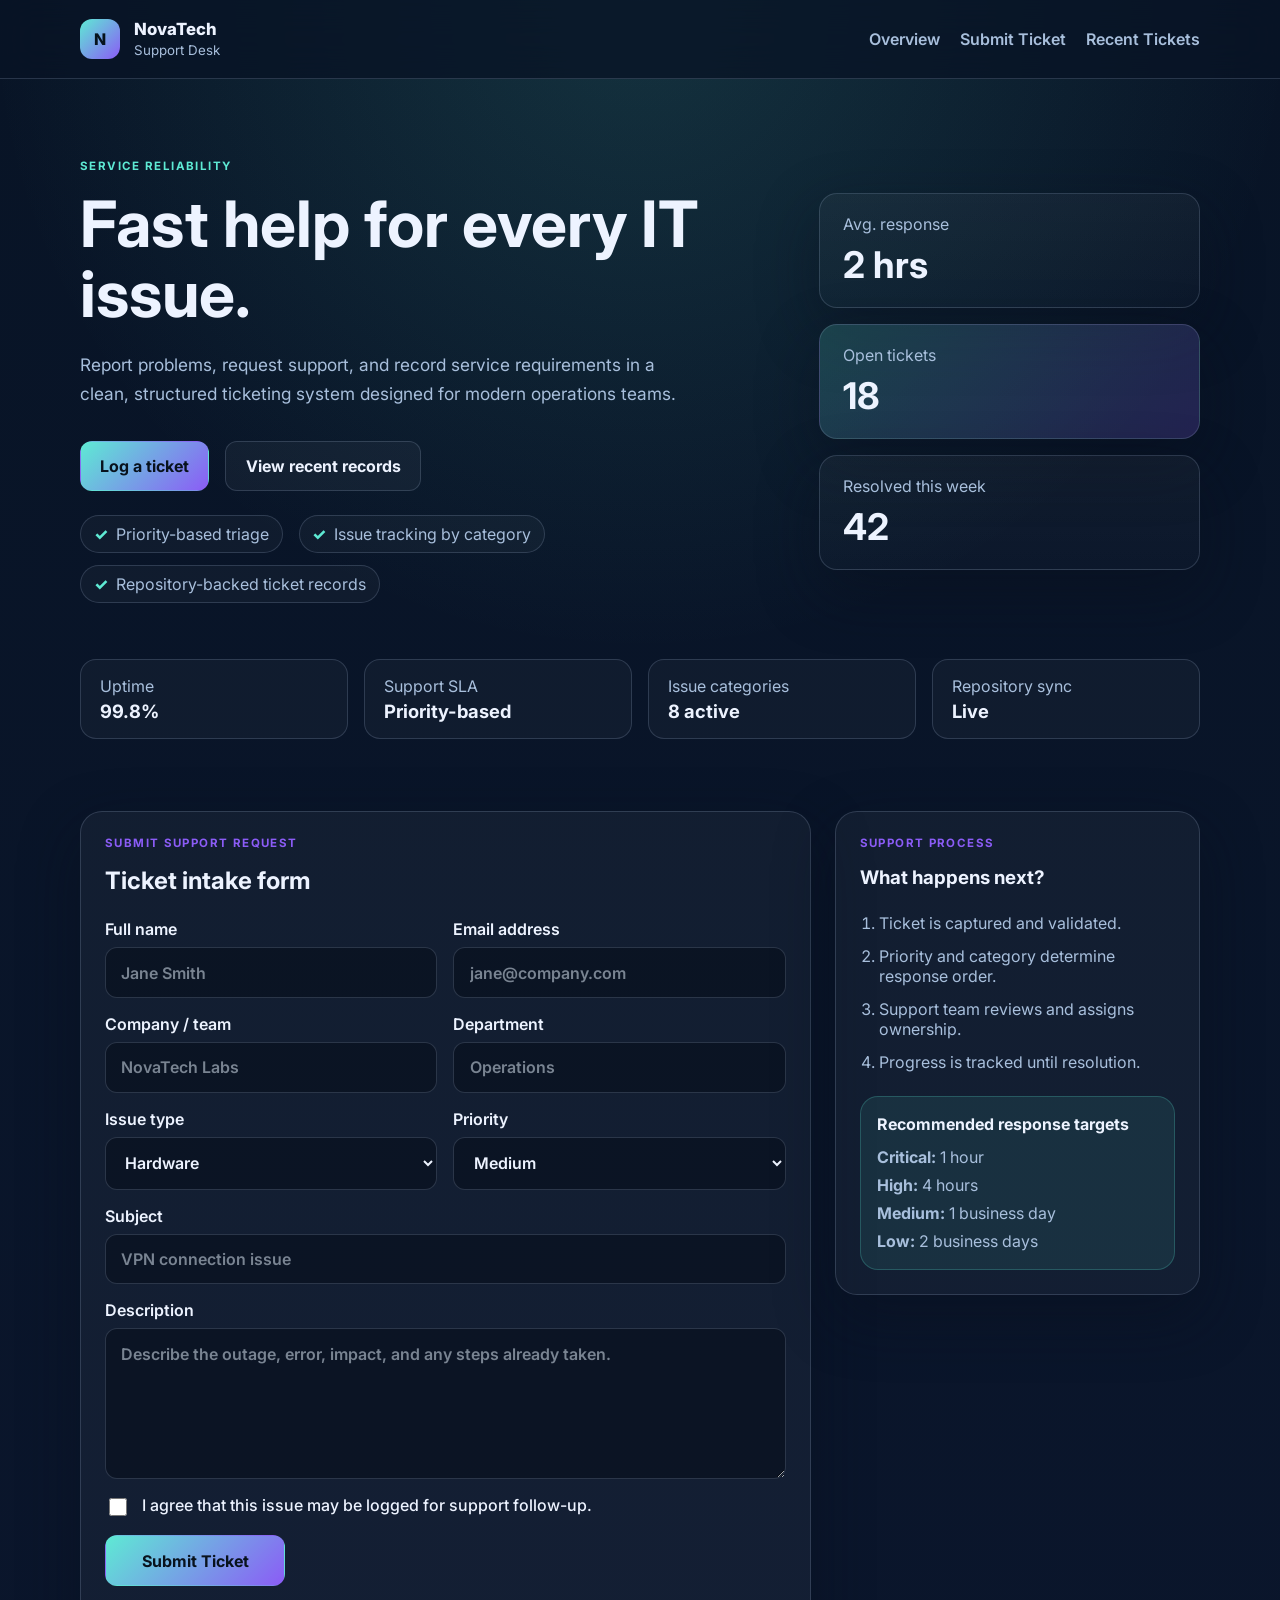
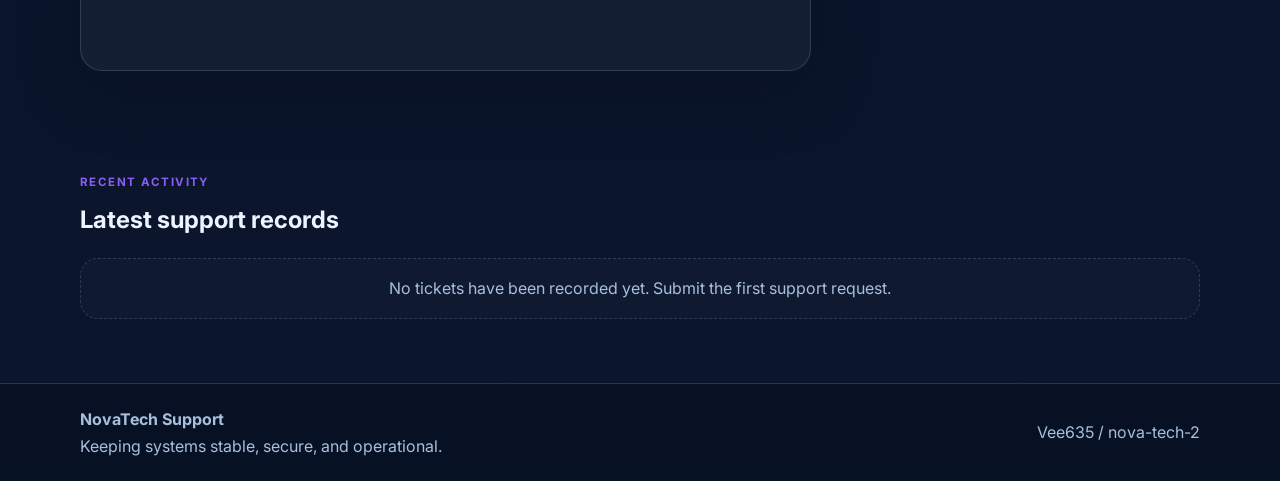
<file: site/index.html>
<!DOCTYPE html>
<html lang="en">
  <head>
    <meta charset="UTF-8" />
    <meta name="viewport" content="width=device-width, initial-scale=1.0" />
    <title>NovaTech Support Desk</title>
    <meta
      name="description"
      content="NovaTech support center for submitting service tickets and tracking support issues."
    />
    <link rel="preconnect" href="https://fonts.googleapis.com" />
    <link rel="preconnect" href="https://fonts.gstatic.com" crossorigin />
    <link
      href="https://fonts.googleapis.com/css2?family=Inter:wght@400;500;600;700;800&display=swap"
      rel="stylesheet"
    />
    <link rel="stylesheet" href="./styles.css" />
  </head>
  <body>
    <header class="topbar">
      <div class="container nav">
        <div class="brand" aria-label="NovaTech brand">
          <div class="brand-mark">N</div>
          <div>
            <span class="brand-name">NovaTech</span>
            <small>Support Desk</small>
          </div>
        </div>

        <nav class="nav-links" aria-label="Main navigation">
          <a href="#overview">Overview</a>
          <a href="#ticket-form">Submit Ticket</a>
          <a href="#recent-tickets">Recent Tickets</a>
        </nav>
      </div>
    </header>

    <main>
      <section class="hero" id="overview">
        <div class="container hero-grid">
          <div>
            <p class="eyebrow">Service reliability</p>
            <h1>Fast help for every IT issue.</h1>
            <p class="lead">
              Report problems, request support, and record service requirements in a clean,
              structured ticketing system designed for modern operations teams.
            </p>

            <div class="cta-row">
              <a class="btn btn-primary" href="#ticket-form">Log a ticket</a>
              <a class="btn btn-secondary" href="#recent-tickets">View recent records</a>
            </div>

            <ul class="hero-highlights">
              <li>Priority-based triage</li>
              <li>Issue tracking by category</li>
              <li>Repository-backed ticket records</li>
            </ul>
          </div>

          <div class="hero-panel">
            <div class="metric-card">
              <span class="metric-label">Avg. response</span>
              <strong>2 hrs</strong>
            </div>
            <div class="metric-card accent">
              <span class="metric-label">Open tickets</span>
              <strong>18</strong>
            </div>
            <div class="metric-card">
              <span class="metric-label">Resolved this week</span>
              <strong>42</strong>
            </div>
          </div>
        </div>
      </section>

      <section class="stats-bar">
        <div class="container stats-grid">
          <div>
            <span>Uptime</span>
            <strong>99.8%</strong>
          </div>
          <div>
            <span>Support SLA</span>
            <strong>Priority-based</strong>
          </div>
          <div>
            <span>Issue categories</span>
            <strong>8 active</strong>
          </div>
          <div>
            <span>Repository sync</span>
            <strong>Live</strong>
          </div>
        </div>
      </section>

      <section class="ticket-section" id="ticket-form">
        <div class="container form-grid">
          <div class="card form-card">
            <div class="section-heading">
              <p class="eyebrow dark">Submit support request</p>
              <h2>Ticket intake form</h2>
            </div>

            <form id="support-form" novalidate>
              <div class="field-grid two-col">
                <label>
                  Full name
                  <input type="text" name="name" id="name" placeholder="Jane Smith" required />
                </label>

                <label>
                  Email address
                  <input type="email" name="email" id="email" placeholder="jane@company.com" required />
                </label>
              </div>

              <div class="field-grid two-col">
                <label>
                  Company / team
                  <input type="text" name="company" id="company" placeholder="NovaTech Labs" />
                </label>

                <label>
                  Department
                  <input type="text" name="department" id="department" placeholder="Operations" />
                </label>
              </div>

              <div class="field-grid two-col">
                <label>
                  Issue type
                  <select name="issueType" id="issueType">
                    <option value="Hardware">Hardware</option>
                    <option value="Network">Network</option>
                    <option value="Software">Software</option>
                    <option value="Security">Security</option>
                    <option value="Access">Access / Permissions</option>
                    <option value="General">General Inquiry</option>
                  </select>
                </label>

                <label>
                  Priority
                  <select name="priority" id="priority">
                    <option value="Low">Low</option>
                    <option value="Medium" selected>Medium</option>
                    <option value="High">High</option>
                    <option value="Critical">Critical</option>
                  </select>
                </label>
              </div>

              <label>
                Subject
                <input type="text" name="subject" id="subject" placeholder="VPN connection issue" required />
              </label>

              <label>
                Description
                <textarea
                  name="description"
                  id="description"
                  rows="6"
                  placeholder="Describe the outage, error, impact, and any steps already taken."
                  required
                ></textarea>
              </label>

              <label class="checkbox-row">
                <input type="checkbox" id="consent" required />
                <span>I agree that this issue may be logged for support follow-up.</span>
              </label>

              <button class="btn btn-primary submit-btn" type="submit">Submit Ticket</button>
              <div id="form-status" class="status-message" role="status" aria-live="polite"></div>
            </form>
          </div>

          <aside class="card info-card">
            <div class="section-heading">
              <p class="eyebrow dark">Support process</p>
              <h3>What happens next?</h3>
            </div>

            <ol class="process-list">
              <li>Ticket is captured and validated.</li>
              <li>Priority and category determine response order.</li>
              <li>Support team reviews and assigns ownership.</li>
              <li>Progress is tracked until resolution.</li>
            </ol>

            <div class="support-box">
              <h4>Recommended response targets</h4>
              <ul>
                <li><strong>Critical:</strong> 1 hour</li>
                <li><strong>High:</strong> 4 hours</li>
                <li><strong>Medium:</strong> 1 business day</li>
                <li><strong>Low:</strong> 2 business days</li>
              </ul>
            </div>
          </aside>
        </div>
      </section>

      <section class="recent-tickets" id="recent-tickets">
        <div class="container">
          <div class="section-heading">
            <p class="eyebrow dark">Recent activity</p>
            <h2>Latest support records</h2>
          </div>

          <div id="ticket-list" class="ticket-list" aria-live="polite"></div>
        </div>
      </section>
    </main>

    <footer class="site-footer">
      <div class="container footer-row">
        <div>
          <strong>NovaTech Support</strong>
          <p>Keeping systems stable, secure, and operational.</p>
        </div>
        <div>
          <span>Vee635 / nova-tech-2</span>
        </div>
      </div>
    </footer>

    <script src="./app.js"></script>
  </body>
</html>
</file>
<file: site/styles.css>
:root {
  --bg: #081426;
  --bg-soft: #101d35;
  --panel: #122542;
  --panel-strong: #17325d;
  --panel-alt: #0d1d36;
  --card: rgba(255, 255, 255, 0.04);
  --text: #edf3ff;
  --muted: #a8bfdc;
  --line: rgba(168, 191, 220, 0.2);
  --primary: #5eead4;
  --primary-strong: #2dd4bf;
  --secondary: #8b5cf6;
  --accent: #f59e0b;
  --success: #22c55e;
  --danger: #f87171;
  --shadow: 0 22px 60px rgba(9, 16, 28, 0.45);
}

* {
  box-sizing: border-box;
}

html {
  scroll-behavior: smooth;
}

body {
  margin: 0;
  font-family: "Inter", sans-serif;
  background:
    radial-gradient(circle at top, rgba(94, 234, 212, 0.14), transparent 30%),
    linear-gradient(180deg, var(--bg) 0%, #0b162d 100%);
  color: var(--text);
}

img {
  max-width: 100%;
  display: block;
}

a {
  color: inherit;
  text-decoration: none;
}

button,
input,
select,
textarea {
  font: inherit;
}

.container {
  width: min(1120px, calc(100% - 2rem));
  margin: 0 auto;
}

.topbar {
  position: sticky;
  top: 0;
  z-index: 20;
  backdrop-filter: blur(18px);
  background: rgba(8, 20, 38, 0.78);
  border-bottom: 1px solid var(--line);
}

.nav {
  display: flex;
  justify-content: space-between;
  align-items: center;
  min-height: 78px;
  gap: 1rem;
}

.brand {
  display: inline-flex;
  align-items: center;
  gap: 0.85rem;
}

.brand-mark {
  width: 40px;
  height: 40px;
  border-radius: 12px;
  display: grid;
  place-items: center;
  background: linear-gradient(135deg, var(--primary), var(--secondary));
  color: #06131d;
  font-weight: 800;
}

.brand-name {
  display: block;
  font-size: 1.05rem;
  font-weight: 800;
}

.brand small {
  color: var(--muted);
}

.nav-links {
  display: flex;
  gap: 1.25rem;
  flex-wrap: wrap;
}

.nav-links a {
  color: var(--muted);
  font-weight: 600;
}

.nav-links a:hover {
  color: var(--text);
}

.hero {
  padding: 5rem 0 3.5rem;
}

.hero-grid {
  display: grid;
  grid-template-columns: 1.3fr 0.7fr;
  gap: 2rem;
  align-items: center;
}

.eyebrow {
  margin: 0 0 1rem;
  letter-spacing: 0.12em;
  text-transform: uppercase;
  font-size: 0.72rem;
  color: var(--primary);
  font-weight: 700;
}

.eyebrow.dark {
  color: var(--secondary);
}

h1,
h2,
h3,
h4,
p {
  margin-top: 0;
}

h1 {
  font-size: clamp(2.6rem, 5vw, 4.2rem);
  line-height: 1.1;
  margin-bottom: 1.25rem;
}

.lead {
  max-width: 620px;
  color: var(--muted);
  font-size: 1.08rem;
  line-height: 1.7;
}

.cta-row {
  display: flex;
  gap: 1rem;
  flex-wrap: wrap;
  margin: 2rem 0 1.5rem;
}

.btn {
  display: inline-flex;
  align-items: center;
  justify-content: center;
  border: 1px solid transparent;
  border-radius: 12px;
  padding: 0.9rem 1.2rem;
  font-weight: 700;
  transition: transform 0.2s ease, opacity 0.2s ease;
}

.btn:hover {
  transform: translateY(-1px);
}

.btn-primary {
  background: linear-gradient(135deg, var(--primary), var(--secondary));
  color: #08121d;
}

.btn-secondary {
  background: rgba(255, 255, 255, 0.04);
  color: var(--text);
  border-color: var(--line);
}

.hero-highlights {
  list-style: none;
  padding: 0;
  margin: 0;
  display: flex;
  flex-wrap: wrap;
  gap: 0.75rem 1rem;
  color: var(--muted);
}

.hero-highlights li {
  display: inline-flex;
  align-items: center;
  gap: 0.5rem;
  background: rgba(255, 255, 255, 0.03);
  border: 1px solid var(--line);
  border-radius: 999px;
  padding: 0.5rem 0.8rem;
}

.hero-highlights li::before {
  content: "✓";
  color: var(--primary);
  font-weight: 800;
}

.hero-panel {
  display: grid;
  gap: 1rem;
}

.metric-card {
  background: linear-gradient(180deg, rgba(255, 255, 255, 0.04), rgba(255, 255, 255, 0.015));
  border: 1px solid var(--line);
  border-radius: 18px;
  padding: 1.25rem 1.4rem;
  box-shadow: var(--shadow);
}

.metric-card.accent {
  background: linear-gradient(135deg, rgba(94, 234, 212, 0.18), rgba(139, 92, 246, 0.2));
}

.metric-label {
  display: block;
  color: var(--muted);
  margin-bottom: 0.5rem;
}

.metric-card strong {
  font-size: clamp(1.7rem, 3vw, 2.3rem);
}

.stats-bar {
  padding: 0 0 2rem;
}

.stats-grid {
  display: grid;
  grid-template-columns: repeat(4, minmax(0, 1fr));
  gap: 1rem;
}

.stats-grid > div {
  background: rgba(255, 255, 255, 0.03);
  border: 1px solid var(--line);
  border-radius: 16px;
  padding: 1rem 1.2rem;
}

.stats-grid span {
  display: block;
  color: var(--muted);
  margin-bottom: 0.25rem;
}

.stats-grid strong {
  font-size: 1.15rem;
}

.ticket-section,
.recent-tickets {
  padding: 2.5rem 0 4rem;
}

.form-grid {
  display: grid;
  grid-template-columns: 1.5fr 0.75fr;
  gap: 1.5rem;
  align-items: start;
}

.card {
  background: rgba(255, 255, 255, 0.04);
  border: 1px solid var(--line);
  border-radius: 22px;
  padding: 1.5rem;
  box-shadow: var(--shadow);
}

.section-heading {
  margin-bottom: 1.5rem;
}

.section-heading h2,
.section-heading h3 {
  margin-bottom: 0.25rem;
}

form {
  display: grid;
  gap: 1rem;
}

.field-grid {
  display: grid;
  gap: 1rem;
}

.two-col {
  grid-template-columns: repeat(2, minmax(0, 1fr));
}

label {
  display: grid;
  gap: 0.5rem;
  color: var(--text);
  font-weight: 600;
}

input,
select,
textarea {
  width: 100%;
  border-radius: 12px;
  border: 1px solid var(--line);
  background: rgba(2, 7, 16, 0.4);
  color: var(--text);
  padding: 0.9rem 0.95rem;
}

input::placeholder,
textarea::placeholder {
  color: rgba(232, 244, 255, 0.5);
}

textarea {
  resize: vertical;
  min-height: 150px;
}

.checkbox-row {
  display: flex;
  align-items: flex-start;
  gap: 0.75rem;
  font-weight: 500;
}

.checkbox-row input {
  width: 18px;
  height: 18px;
  margin-top: 0.2rem;
}

.submit-btn {
  width: fit-content;
  min-width: 180px;
  cursor: pointer;
}

.status-message {
  min-height: 44px;
  padding-top: 0.35rem;
  font-weight: 600;
}

.status-message.success {
  color: var(--success);
}

.status-message.error {
  color: var(--danger);
}

.process-list {
  list-style: decimal;
  padding-left: 1.2rem;
  color: var(--muted);
  display: grid;
  gap: 0.8rem;
}

.support-box {
  margin-top: 1.5rem;
  background: rgba(94, 234, 212, 0.09);
  border: 1px solid rgba(94, 234, 212, 0.22);
  border-radius: 18px;
  padding: 1.1rem 1rem;
}

.support-box h4 {
  margin-bottom: 0.8rem;
}

.support-box ul {
  list-style: none;
  padding: 0;
  margin: 0;
  display: grid;
  gap: 0.5rem;
  color: var(--muted);
}

.ticket-list {
  display: grid;
  gap: 1rem;
}

.ticket-item {
  display: grid;
  grid-template-columns: 1.1fr 0.9fr auto;
  gap: 1rem;
  align-items: center;
  background: rgba(255, 255, 255, 0.04);
  border: 1px solid var(--line);
  border-radius: 18px;
  padding: 1rem 1.1rem;
}

.ticket-item h4 {
  margin-bottom: 0.3rem;
}

.ticket-item p {
  margin: 0;
  color: var(--muted);
}

.ticket-meta {
  color: var(--muted);
  font-size: 0.9rem;
  display: flex;
  flex-wrap: wrap;
  gap: 0.7rem;
}

.badge {
  display: inline-flex;
  align-items: center;
  justify-content: center;
  min-width: 92px;
  border-radius: 999px;
  padding: 0.45rem 0.7rem;
  font-size: 0.8rem;
  font-weight: 700;
  border: 1px solid transparent;
  background: rgba(94, 234, 212, 0.12);
  color: var(--primary);
}

.badge.high {
  background: rgba(248, 113, 113, 0.12);
  color: #fca5a5;
}

.badge.critical {
  background: rgba(239, 68, 68, 0.14);
  color: #fca5a5;
}

.badge.medium {
  background: rgba(245, 158, 11, 0.12);
  color: #fbbf24;
}

.site-footer {
  border-top: 1px solid var(--line);
  background: rgba(4, 13, 26, 0.45);
  padding: 1.6rem 0;
}

.footer-row {
  display: flex;
  justify-content: space-between;
  gap: 1rem;
  align-items: center;
  color: var(--muted);
}

.footer-row p {
  margin: 0.4rem 0 0;
}

.empty-state {
  border: 1px dashed var(--line);
  border-radius: 18px;
  padding: 1.2rem;
  text-align: center;
  color: var(--muted);
  background: rgba(255, 255, 255, 0.02);
}

@media (max-width: 860px) {
  .hero-grid,
  .form-grid,
  .two-col,
  .ticket-item {
    grid-template-columns: 1fr;
  }

  .stats-grid {
    grid-template-columns: repeat(2, minmax(0, 1fr));
  }
}

@media (max-width: 560px) {
  .nav {
    flex-direction: column;
    justify-content: center;
    padding: 0.8rem 0;
  }

  .nav-links {
    justify-content: center;
  }

  .stats-grid {
    grid-template-columns: 1fr;
  }

  .footer-row {
    flex-direction: column;
    align-items: flex-start;
  }
}
</file>
